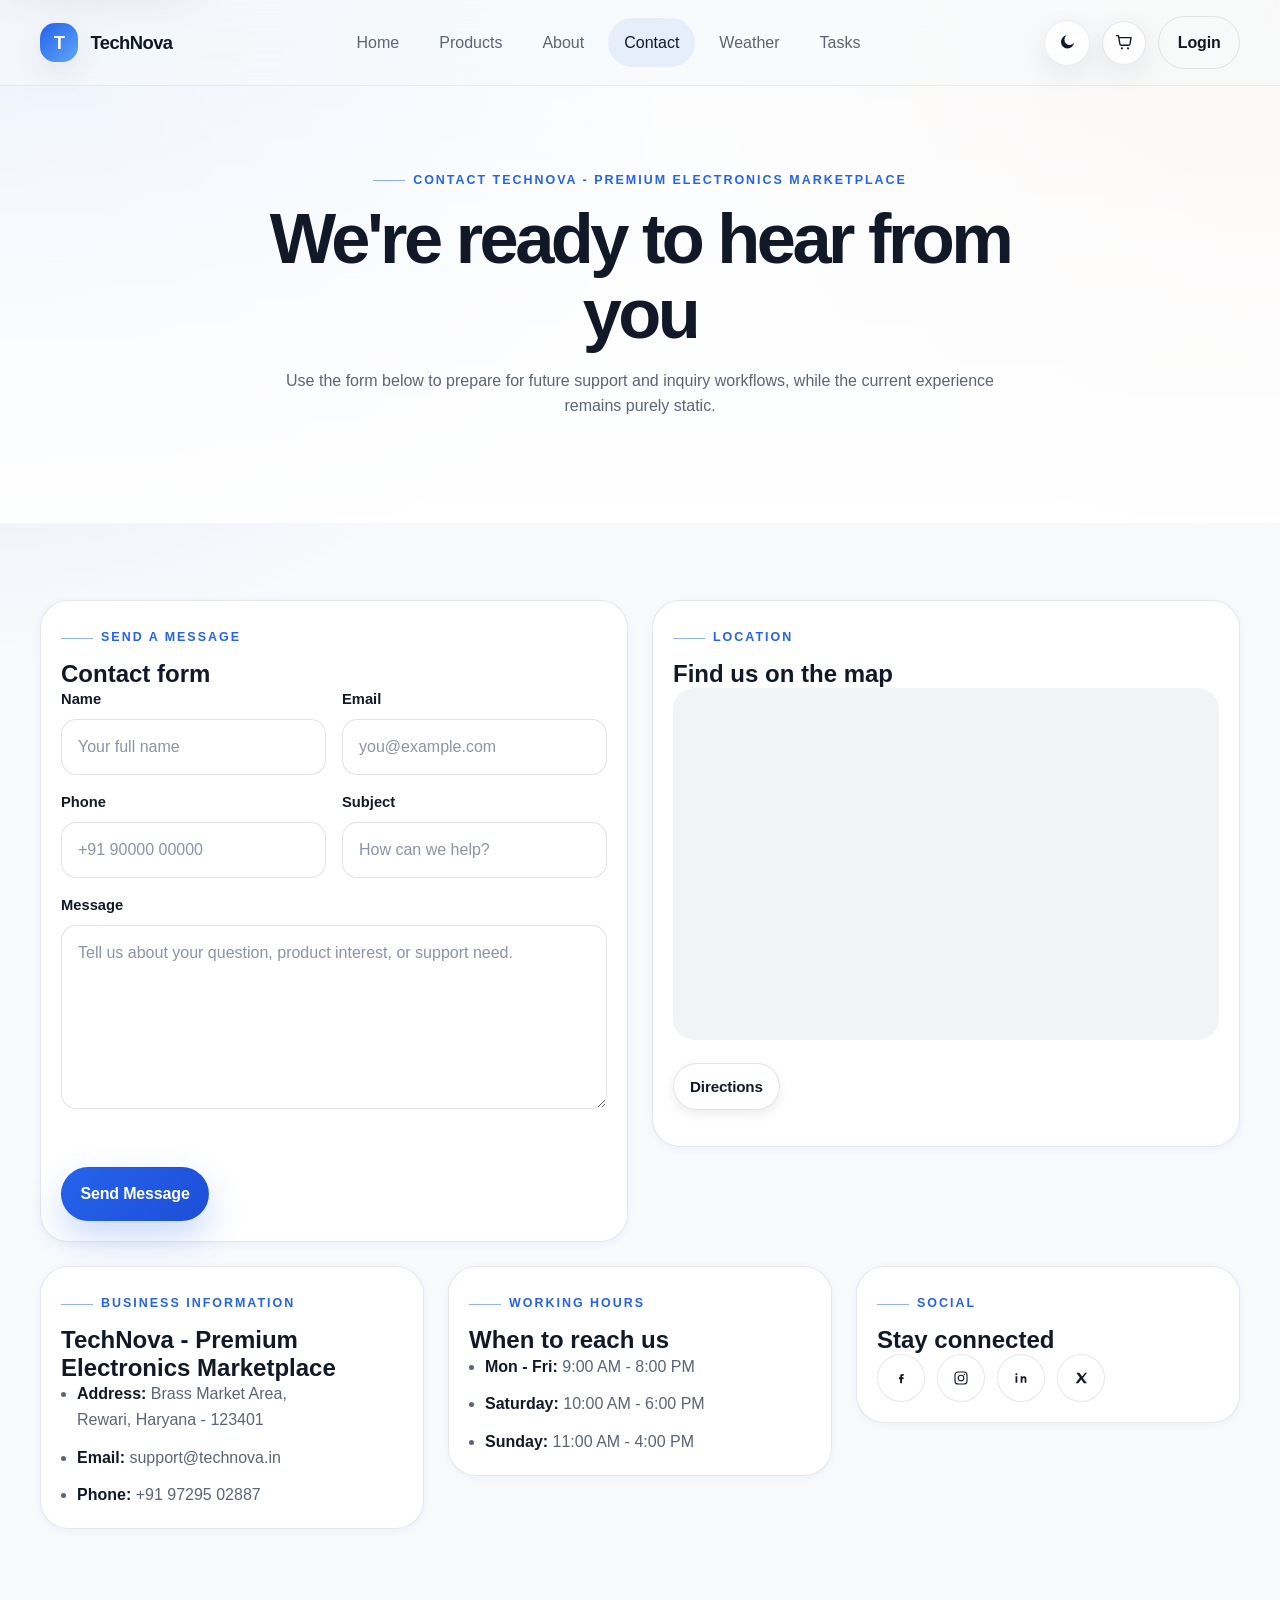
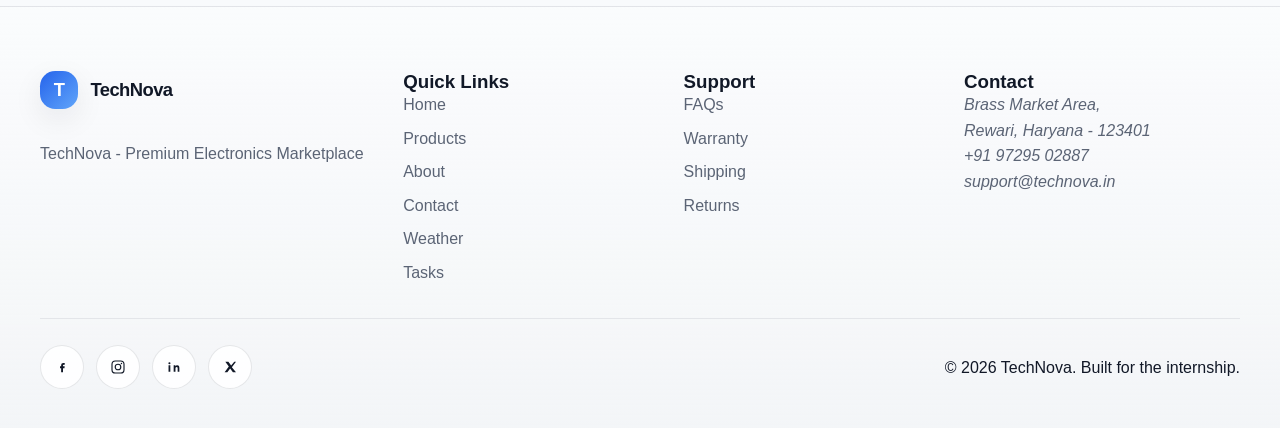
<file: contact.html>
<!DOCTYPE html>
<html lang="en">
<head>
  <meta charset="UTF-8">
  <meta name="viewport" content="width=device-width, initial-scale=1.0">
  <title>Contact TechNova | Business Details & Support</title>
  <meta name="description" content="Contact TechNova for business information, working hours, and the Rewari, Haryana location of the premium electronics marketplace.">
  <meta name="keywords" content="Contact TechNova, TechNova support, business hours, location, Rewari Haryana, electronics marketplace contact">
  <meta name="author" content="TechNova">
  <meta name="robots" content="index,follow">
  <link rel="canonical" href="https://technova-demo.netlify.app/contact.html">
  <meta property="og:title" content="Contact TechNova | Business Details & Support">
  <meta property="og:description" content="Contact TechNova for business information, working hours, and the Rewari, Haryana location of the premium electronics marketplace.">
  <meta property="og:type" content="website">
  <meta property="og:url" content="https://technova-demo.netlify.app/contact.html">
  <meta property="og:image" content="https://technova-demo.netlify.app/images/hero-placeholder.svg">
  <meta name="twitter:card" content="summary_large_image">
  <meta name="twitter:title" content="Contact TechNova | Business Details & Support">
  <meta name="twitter:description" content="Contact TechNova for business information, working hours, and the Rewari, Haryana location of the premium electronics marketplace.">
  <meta name="twitter:image" content="https://technova-demo.netlify.app/images/hero-placeholder.svg">
  <link rel="icon" href="images/favicon.svg" type="image/svg+xml">
  <link rel="stylesheet" href="css/variables.css">
  <link rel="stylesheet" href="css/style.css">
  <link rel="stylesheet" href="css/responsive.css">
</head>
<body>
  <div class="page-loader" data-loader aria-label="Page loading">
    <span class="loader-ring" aria-hidden="true"></span>
  </div>
  <a class="skip-link" href="#main-content">Skip to Main Content</a>

  <header class="site-header" data-component="site-header">
    <div class="container header__inner">
      <a class="brand" href="index.html" aria-label="TechNova home">
        <span class="brand__mark" aria-hidden="true">T</span>
        <span class="brand__text">TechNova</span>
      </a>

      <button class="nav-toggle" type="button" aria-label="Open navigation menu" aria-controls="primary-navigation" aria-expanded="false" data-nav-toggle>
        <span></span>
        <span></span>
        <span></span>
      </button>

      <nav class="site-nav" id="primary-navigation" aria-label="Primary navigation" data-component="primary-nav">
        <ul class="nav__list">
          <li><a class="nav__link" href="index.html">Home</a></li>
          <li><a class="nav__link" href="products.html">Products</a></li>
          <li><a class="nav__link" href="about.html">About</a></li>
          <li><a class="nav__link is-active" href="contact.html" aria-current="page">Contact</a></li>
          <li><a class="nav__link" href="weather.html">Weather</a></li>
          <li><a class="nav__link" href="todo.html">Tasks</a></li>
        </ul>
      </nav>

      <div class="header__actions">
        <button class="icon-button theme-toggle" type="button" aria-label="Switch to dark mode" title="Switch to dark mode" data-theme-toggle>
          <span class="theme-toggle__icon" aria-hidden="true">
            <svg class="theme-toggle__icon--moon" viewBox="0 0 24 24" fill="none">
              <path d="M21 12.8A8.6 8.6 0 1 1 11.2 3a7 7 0 1 0 9.8 9.8Z" fill="currentColor"/>
            </svg>
            <svg class="theme-toggle__icon--sun" viewBox="0 0 24 24" fill="none">
              <circle cx="12" cy="12" r="4" fill="currentColor"/>
              <path d="M12 2.75v2.1M12 19.15v2.1M4.85 4.85l1.48 1.48M17.67 17.67l1.48 1.48M2.75 12h2.1M19.15 12h2.1M4.85 19.15l1.48-1.48M17.67 6.33l1.48-1.48" stroke="currentColor" stroke-width="1.8" stroke-linecap="round"/>
            </svg>
          </span>
        </button>
        <a class="icon-button" href="#" aria-label="Cart placeholder" data-action="open-cart">
          <svg viewBox="0 0 24 24" aria-hidden="true">
            <path d="M6 6h15l-1.5 8.5a2 2 0 0 1-2 1.5H8.4a2 2 0 0 1-2-1.6L4.5 3.5H2" fill="none" stroke="currentColor" stroke-width="1.8" stroke-linecap="round" stroke-linejoin="round"/>
            <circle cx="9" cy="20" r="1.4" fill="currentColor"/>
            <circle cx="17" cy="20" r="1.4" fill="currentColor"/>
          </svg>
        </a>
        <a class="btn btn--ghost" href="#" data-action="login">Login</a>
      </div>
    </div>
  </header>

  <main class="page-main" id="main-content" tabindex="-1">
    <section class="page-hero section section--tinted" data-section="contact-hero">
      <div class="container section-heading section-heading--center">
        <span class="eyebrow">Contact TechNova - Premium Electronics Marketplace</span>
        <h1>We're ready to hear from you</h1>
        <p>Use the form below to prepare for future support and inquiry workflows, while the current experience remains purely static.</p>
      </div>
    </section>

    <section class="section" data-section="contact-content">
      <div class="container contact-layout">
        <article class="content-card">
          <span class="eyebrow">Send a message</span>
          <h2>Contact form</h2>
          <form class="contact-form" id="contact-form" data-form="contact" novalidate>
            <div class="form-grid">
              <div class="field">
                <label for="contact-name">Name</label>
                <input id="contact-name" name="name" type="text" placeholder="Your full name">
              </div>
              <div class="field">
                <label for="contact-email">Email</label>
                <input id="contact-email" name="email" type="email" placeholder="you@example.com">
              </div>
              <div class="field">
                <label for="contact-phone">Phone</label>
                <input id="contact-phone" name="phone" type="tel" placeholder="+91 90000 00000">
              </div>
              <div class="field">
                <label for="contact-subject">Subject</label>
                <input id="contact-subject" name="subject" type="text" placeholder="How can we help?">
              </div>
              <div class="field field--full">
                <label for="contact-message">Message</label>
                <textarea id="contact-message" name="message" rows="6" placeholder="Tell us about your question, product interest, or support need."></textarea>
              </div>
            </div>
            <p class="form-message" data-form-message aria-live="polite"></p>
            <button class="btn btn--primary" type="submit">Send Message</button>
          </form>
        </article>

        <aside class="contact-sidebar">
          <article class="content-card">
            <span class="eyebrow">Location</span>
            <h2>Find us on the map</h2>
            <iframe
              title="TechNova business location"
              src="https://www.google.com/maps?q=Rewari%2C%20Haryana%2C%20India&output=embed"
              loading="lazy"
              referrerpolicy="no-referrer-when-downgrade"></iframe>
            <p><a class="btn btn--secondary btn--small" href="https://www.google.com/maps/dir/?api=1&destination=Rewari%2C%20Haryana%2C%20India" target="_blank" rel="noopener noreferrer">Directions</a></p>
          </article>

          <article class="content-card">
            <span class="eyebrow">Business information</span>
            <h2>TechNova - Premium Electronics Marketplace</h2>
            <ul class="info-list">
              <li><strong>Address:</strong> Brass Market Area,<br>Rewari, Haryana - 123401</li>
              <li><strong>Email:</strong> support@technova.in</li>
              <li><strong>Phone:</strong> +91 97295 02887</li>
            </ul>
          </article>

          <article class="content-card">
            <span class="eyebrow">Working hours</span>
            <h2>When to reach us</h2>
            <ul class="info-list">
              <li><strong>Mon - Fri:</strong> 9:00 AM - 8:00 PM</li>
              <li><strong>Saturday:</strong> 10:00 AM - 6:00 PM</li>
              <li><strong>Sunday:</strong> 11:00 AM - 4:00 PM</li>
            </ul>
          </article>

          <article class="content-card">
            <span class="eyebrow">Social</span>
            <h2>Stay connected</h2>
            <div class="social-links social-links--large" aria-label="Social links">
              <a href="#" aria-label="TechNova on Facebook"><svg viewBox="0 0 24 24" aria-hidden="true"><path d="M14 8.5h2.1V6H14c-2 0-3.3 1.3-3.3 3.6V11H9v2.7h1.7V20h2.8v-6.3h2.2L16 11h-2.5V9.9c0-.8.4-1.4 1.1-1.4Z" fill="currentColor"/></svg></a>
              <a href="#" aria-label="TechNova on Instagram"><svg viewBox="0 0 24 24" aria-hidden="true"><rect x="3" y="3" width="18" height="18" rx="5" fill="none" stroke="currentColor" stroke-width="1.7"/><circle cx="12" cy="12" r="4.2" fill="none" stroke="currentColor" stroke-width="1.7"/><circle cx="17.2" cy="6.8" r="1.1" fill="currentColor"/></svg></a>
              <a href="#" aria-label="TechNova on LinkedIn"><svg viewBox="0 0 24 24" aria-hidden="true"><path d="M6.5 9.5V19H3.8V9.5h2.7Zm-1.35-4.7a1.57 1.57 0 1 1 0 3.14 1.57 1.57 0 0 1 0-3.14ZM20.2 19h-2.7v-4.6c0-1.1 0-2.5-1.5-2.5s-1.8 1.2-1.8 2.4V19h-2.7V9.5h2.6v1.3h.04a2.9 2.9 0 0 1 2.6-1.4c2.8 0 3.3 1.8 3.3 4.2V19Z" fill="currentColor"/></svg></a>
              <a href="#" aria-label="TechNova on X (Twitter)"><svg viewBox="0 0 24 24" aria-hidden="true"><path d="M5 4h4.6l4.1 5.7L18.4 4H21l-6.2 8.5L21 20h-4.6l-4.2-5.8L8 20H3.9l6.3-8.6L5 4Z" fill="currentColor"/></svg></a>
            </div>
          </article>
        </aside>
      </div>
    </section>
  </main>

  <footer class="site-footer" data-component="site-footer">
    <div class="container footer__grid">
      <div>
        <a class="brand brand--footer" href="index.html" aria-label="TechNova home">
          <span class="brand__mark" aria-hidden="true">T</span>
          <span class="brand__text">TechNova</span>
        </a>
        <p>TechNova - Premium Electronics Marketplace</p>
      </div>

      <div>
        <h3>Quick Links</h3>
        <ul class="footer__links">
          <li><a href="index.html">Home</a></li>
          <li><a href="products.html">Products</a></li>
          <li><a href="about.html">About</a></li>
          <li><a href="contact.html">Contact</a></li>
          <li><a href="weather.html">Weather</a></li>
          <li><a href="todo.html">Tasks</a></li>
        </ul>
      </div>

      <div>
        <h3>Support</h3>
        <ul class="footer__links">
          <li><a href="#">FAQs</a></li>
          <li><a href="#">Warranty</a></li>
          <li><a href="#">Shipping</a></li>
          <li><a href="#">Returns</a></li>
        </ul>
      </div>

      <div>
        <h3>Contact</h3>
        <address>
          Brass Market Area,<br>
          Rewari, Haryana - 123401<br>
          <a href="tel:+919012345678">+91 97295 02887</a><br>
          <a href="mailto:support@technova.in">support@technova.in</a>
        </address>
      </div>
    </div>

    <div class="container footer__bottom">
      <div class="social-links" aria-label="Social links">
        <a href="#" aria-label="TechNova on Facebook"><svg viewBox="0 0 24 24" aria-hidden="true"><path d="M14 8.5h2.1V6H14c-2 0-3.3 1.3-3.3 3.6V11H9v2.7h1.7V20h2.8v-6.3h2.2L16 11h-2.5V9.9c0-.8.4-1.4 1.1-1.4Z" fill="currentColor"/></svg></a>
        <a href="#" aria-label="TechNova on Instagram"><svg viewBox="0 0 24 24" aria-hidden="true"><rect x="3" y="3" width="18" height="18" rx="5" fill="none" stroke="currentColor" stroke-width="1.7"/><circle cx="12" cy="12" r="4.2" fill="none" stroke="currentColor" stroke-width="1.7"/><circle cx="17.2" cy="6.8" r="1.1" fill="currentColor"/></svg></a>
        <a href="#" aria-label="TechNova on LinkedIn"><svg viewBox="0 0 24 24" aria-hidden="true"><path d="M6.5 9.5V19H3.8V9.5h2.7Zm-1.35-4.7a1.57 1.57 0 1 1 0 3.14 1.57 1.57 0 0 1 0-3.14ZM20.2 19h-2.7v-4.6c0-1.1 0-2.5-1.5-2.5s-1.8 1.2-1.8 2.4V19h-2.7V9.5h2.6v1.3h.04a2.9 2.9 0 0 1 2.6-1.4c2.8 0 3.3 1.8 3.3 4.2V19Z" fill="currentColor"/></svg></a>
        <a href="#" aria-label="TechNova on X (Twitter)"><svg viewBox="0 0 24 24" aria-hidden="true"><path d="M5 4h4.6l4.1 5.7L18.4 4H21l-6.2 8.5L21 20h-4.6l-4.2-5.8L8 20H3.9l6.3-8.6L5 4Z" fill="currentColor"/></svg></a>
      </div>
      <p>&copy; 2026 TechNova. Built for the internship.</p>
    </div>
  </footer>

  <button class="back-to-top" type="button" aria-label="Back to top" data-back-to-top>&uarr;</button>
  <div class="toast-region" aria-live="polite" aria-atomic="true" data-toast-region></div>
  <script type="module" src="js/main.js" defer></script>
  <script type="module" src="js/validation.js" defer></script>
</body>
</html>
</file>
<file: css/variables.css>
:root {
  color-scheme: light;
  --color-primary: #2563eb;
  --color-primary-dark: #1d4ed8;
  --color-accent: #f97316;
  --color-bg: #f8fafc;
  --color-surface: #ffffff;
  --color-surface-alt: #eef4ff;
  --color-text: #111827;
  --color-text-muted: #5b6475;
  --color-border: rgba(17, 24, 39, 0.1);
  --color-shadow: 0 18px 50px rgba(15, 23, 42, 0.12);
  --color-shadow-soft: 0 10px 30px rgba(15, 23, 42, 0.08);
  --color-glass: rgba(255, 255, 255, 0.72);
  --radius-xs: 0.75rem;
  --radius-sm: 1rem;
  --radius-md: 1.35rem;
  --radius-lg: 1.75rem;
  --radius-xl: 2.25rem;
  --space-1: 0.25rem;
  --space-2: 0.5rem;
  --space-3: 0.75rem;
  --space-4: 1rem;
  --space-5: 1.25rem;
  --space-6: 1.5rem;
  --space-8: 2rem;
  --space-10: 2.5rem;
  --space-12: 3rem;
  --space-16: 4rem;
  --space-20: 5rem;
  --container-width: 1200px;
  --transition-fast: 180ms ease;
  --transition-base: 250ms ease;
  --font-sans: "Segoe UI", "Helvetica Neue", Arial, sans-serif;
}

:root[data-theme="dark"] {
  --color-primary: #60a5fa;
  --color-primary-dark: #2563eb;
  --color-accent: #fb923c;
  --color-bg: #0f172a;
  --color-surface: #172033;
  --color-surface-alt: #111827;
  --color-text: #f8fafc;
  --color-text-muted: #b6c2d4;
  --color-border: rgba(248, 250, 252, 0.14);
  --color-shadow: 0 18px 50px rgba(0, 0, 0, 0.35);
  --color-shadow-soft: 0 10px 30px rgba(0, 0, 0, 0.24);
  --color-glass: rgba(23, 32, 51, 0.78);
}
</file>
<file: css/style.css>
*,
*::before,
*::after {
  box-sizing: border-box;
}

html {
  scroll-behavior: smooth;
}

body {
  margin: 0;
  font-family: var(--font-sans);
  color: var(--color-text);
  background:
    radial-gradient(circle at top left, rgba(37, 99, 235, 0.14), transparent 28%),
    radial-gradient(circle at top right, rgba(249, 115, 22, 0.08), transparent 24%),
    var(--color-bg);
  line-height: 1.6;
  transition: background-color var(--transition-base), color var(--transition-base);
}

body.modal-open,
body.nav-open {
  overflow: hidden;
}

img {
  display: block;
  max-width: 100%;
}

a {
  color: inherit;
  text-decoration: none;
}

a:focus-visible {
  outline: 3px solid rgba(37, 99, 235, 0.25);
  outline-offset: 2px;
}

button,
input,
select,
textarea {
  font: inherit;
}

button {
  cursor: pointer;
}

.container {
  width: min(var(--container-width), calc(100% - 2rem));
  margin-inline: auto;
}

.section {
  padding: clamp(3rem, 6vw, 5.5rem) 0;
}

.section--tinted {
  background: linear-gradient(180deg, rgba(255, 255, 255, 0.55), rgba(255, 255, 255, 0.92));
}

:root[data-theme="dark"] body {
  background:
    radial-gradient(circle at top left, rgba(96, 165, 250, 0.16), transparent 28%),
    radial-gradient(circle at top right, rgba(251, 146, 60, 0.1), transparent 24%),
    var(--color-bg);
}

:root[data-theme="dark"] .section--tinted,
:root[data-theme="dark"] .site-footer {
  background: linear-gradient(180deg, rgba(23, 32, 51, 0.52), rgba(15, 23, 42, 0.92));
}

.section-heading {
  max-width: 760px;
  margin-bottom: var(--space-10);
}

.section-heading h2 {
  font-size: clamp(1.8rem, 3.5vw, 2.75rem);
  line-height: 1.2;
  margin-top: var(--space-2);
  margin-bottom: var(--space-3);
}

.section-heading p {
  font-size: 1rem;
  color: var(--color-text-muted);
  line-height: 1.6;
}

.section-heading--center {
  margin-inline: auto;
  text-align: center;
}

.section-heading h1,
.section-heading h2,
.content-card h2,
.feature-card h2,
.feature-card h3,
.product-card h2,
.product-card h3,
.testimonial-card h3,
.stat-card strong,
.footer__grid h3 {
  line-height: 1.15;
  margin: 0;
}

.section-heading p,
.content-card p,
.feature-card p,
.product-card p,
.testimonial-card p,
.footer__grid p,
.footer__grid address,
.hero__lead {
  color: var(--color-text-muted);
}

.eyebrow {
  display: inline-flex;
  align-items: center;
  gap: var(--space-2);
  margin-bottom: var(--space-3);
  text-transform: uppercase;
  letter-spacing: 0.16em;
  font-size: 0.78rem;
  font-weight: 700;
  color: var(--color-primary);
}

.eyebrow::before {
  content: "";
  width: 2rem;
  height: 1px;
  background: currentColor;
  opacity: 0.5;
}

.site-header {
  position: sticky;
  top: 0;
  z-index: 50;
  backdrop-filter: blur(18px);
  background: rgba(248, 250, 252, 0.82);
  border-bottom: 1px solid rgba(17, 24, 39, 0.06);
}

:root[data-theme="dark"] .site-header {
  background: rgba(15, 23, 42, 0.86);
  border-bottom-color: rgba(248, 250, 252, 0.1);
}

.header__inner {
  display: grid;
  grid-template-columns: auto 1fr auto;
  align-items: center;
  gap: var(--space-6);
  padding: var(--space-4) 0;
}

.brand {
  display: inline-flex;
  align-items: center;
  gap: var(--space-3);
  font-size: 1.15rem;
  font-weight: 800;
  letter-spacing: -0.03em;
}

.brand__mark {
  display: inline-grid;
  place-items: center;
  width: 2.4rem;
  height: 2.4rem;
  border-radius: 0.95rem;
  color: #fff;
  background: linear-gradient(135deg, var(--color-primary), #60a5fa);
  box-shadow: var(--color-shadow-soft);
}

.brand__text {
  color: var(--color-text);
}

.nav-toggle {
  display: none;
  width: 2.75rem;
  height: 2.75rem;
  border: 1px solid var(--color-border);
  border-radius: 50%;
  background: var(--color-surface);
  color: var(--color-text);
  box-shadow: var(--color-shadow-soft);
}

.nav-toggle span {
  display: block;
  width: 1.1rem;
  height: 2px;
  margin: 0.22rem auto;
  border-radius: 999px;
  background: currentColor;
  transition: transform var(--transition-base), opacity var(--transition-base);
}

.nav-open .nav-toggle span:nth-child(1) {
  transform: translateY(6px) rotate(45deg);
}

.nav-open .nav-toggle span:nth-child(2) {
  opacity: 0;
}

.nav-open .nav-toggle span:nth-child(3) {
  transform: translateY(-6px) rotate(-45deg);
}

.site-nav {
  justify-self: center;
}

.nav__list {
  display: flex;
  flex-wrap: wrap;
  align-items: center;
  justify-content: center;
  gap: var(--space-2);
  list-style: none;
  margin: 0;
  padding: 0;
}

.nav__link {
  display: inline-flex;
  align-items: center;
  padding: 0.75rem 1rem;
  border-radius: 999px;
  color: var(--color-text-muted);
  transition: background-color var(--transition-base), color var(--transition-base), transform var(--transition-base);
}

.nav__link:hover,
.nav__link:focus-visible,
.nav__link.is-active {
  color: var(--color-text);
  background: rgba(37, 99, 235, 0.08);
}

.nav__link:focus-visible,
.btn:focus-visible,
.icon-button:focus-visible,
.pagination__link:focus-visible,
input:focus-visible,
select:focus-visible,
textarea:focus-visible {
  outline: 3px solid rgba(37, 99, 235, 0.25);
  outline-offset: 2px;
}

.skip-link {
  position: absolute;
  top: 0.75rem;
  left: 0.75rem;
  z-index: 1000;
  padding: 0.75rem 1rem;
  border-radius: var(--radius-md);
  background: var(--color-surface);
  color: var(--color-text);
  border: 1px solid var(--color-border);
  box-shadow: var(--color-shadow);
  transform: translateY(-180%);
  transition: transform var(--transition-base);
}

.skip-link:focus-visible {
  transform: translateY(0);
}

.header__actions {
  display: inline-flex;
  align-items: center;
  justify-content: flex-end;
  gap: var(--space-3);
}

.icon-button,
.btn,
.pagination__link {
  transition:
    transform var(--transition-base),
    box-shadow var(--transition-base),
    background-color var(--transition-base),
    border-color var(--transition-base),
    color var(--transition-base);
}

.icon-button {
  display: inline-grid;
  place-items: center;
  width: 2.75rem;
  height: 2.75rem;
  border-radius: 50%;
  color: var(--color-text);
  background: rgba(255, 255, 255, 0.8);
  border: 1px solid var(--color-border);
  box-shadow: var(--color-shadow-soft);
}

:root[data-theme="dark"] .theme-toggle {
  background: linear-gradient(180deg, rgba(30, 41, 59, 0.92), rgba(15, 23, 42, 0.86));
  border-color: rgba(148, 163, 184, 0.18);
}

.theme-toggle {
  position: relative;
  overflow: hidden;
  width: 2.875rem;
  height: 2.875rem;
  border-color: rgba(17, 24, 39, 0.08);
  background: linear-gradient(180deg, rgba(255, 255, 255, 0.88), rgba(255, 255, 255, 0.72));
  backdrop-filter: blur(16px);
  transition:
    transform 300ms ease,
    box-shadow 300ms ease,
    background-color 300ms ease,
    border-color 300ms ease,
    color 300ms ease;
}

.theme-toggle:hover {
  transform: translateY(-1px) scale(1.06);
  box-shadow: var(--color-shadow);
}

.theme-toggle:active {
  transform: translateY(0) scale(0.98);
}

.theme-toggle__icon {
  position: relative;
  display: block;
  width: 1.15rem;
  height: 1.15rem;
}

.theme-toggle__icon svg {
  position: absolute;
  inset: 0;
  width: 100%;
  height: 100%;
  transition: opacity 300ms ease, transform 300ms ease;
}

.theme-toggle__icon--moon {
  opacity: 1;
  transform: rotate(0deg) scale(1);
}

.theme-toggle__icon--sun {
  opacity: 0;
  transform: rotate(-180deg) scale(0.75);
}

.theme-toggle[data-theme="dark"] .theme-toggle__icon--moon {
  opacity: 0;
  transform: rotate(180deg) scale(0.75);
}

.theme-toggle[data-theme="dark"] .theme-toggle__icon--sun {
  opacity: 1;
  transform: rotate(0deg) scale(1);
}

:root[data-theme="dark"] .icon-button,
:root[data-theme="dark"] .btn--secondary,
:root[data-theme="dark"] .pagination__link,
:root[data-theme="dark"] .pagination__dots,
:root[data-theme="dark"] .social-links a,
:root[data-theme="dark"] input,
:root[data-theme="dark"] select,
:root[data-theme="dark"] textarea {
  background: rgba(23, 32, 51, 0.92);
}

.icon-button svg {
  width: 1.15rem;
  height: 1.15rem;
}

.btn {
  display: inline-flex;
  align-items: center;
  justify-content: center;
  gap: var(--space-2);
  min-height: 2.75rem;
  padding: 0.8rem 1.15rem;
  border: 1px solid transparent;
  border-radius: 999px;
  font-weight: 700;
  letter-spacing: -0.01em;
  transition: all var(--transition-base);
}

.btn:hover,
.btn:focus-visible,
.icon-button:hover,
.pagination__link:hover {
  transform: translateY(-2px);
}

.btn--primary {
  color: #fff;
  background: linear-gradient(135deg, var(--color-primary), var(--color-primary-dark));
  box-shadow: 0 16px 36px rgba(37, 99, 235, 0.24);
}

.btn--primary:hover,
.btn--primary:focus-visible {
  box-shadow: 0 20px 44px rgba(37, 99, 235, 0.32);
  transform: translateY(-3px);
}

.btn--secondary {
  color: var(--color-text);
  background: rgba(255, 255, 255, 0.85);
  border-color: rgba(17, 24, 39, 0.12);
  box-shadow: 0 4px 12px rgba(0, 0, 0, 0.08);
}

.btn--secondary:hover,
.btn--secondary:focus-visible {
  background: rgba(255, 255, 255, 0.95);
  border-color: var(--color-primary);
  box-shadow: 0 8px 20px rgba(37, 99, 235, 0.12);
}

.btn--ghost {
  color: var(--color-text);
  background: transparent;
  border-color: var(--color-border);
}

.btn--ghost:hover,
.btn--ghost:focus-visible {
  background: rgba(37, 99, 235, 0.06);
  border-color: var(--color-primary);
}

.btn--small {
  min-height: 2.4rem;
  padding: 0.65rem 1rem;
  font-size: 0.95rem;
}

.glass-card,
.content-card,
.feature-card,
.product-card,
.category-card,
.testimonial-card,
.stat-card,
.catalog-tools,
.newsletter-card {
  border: 1px solid rgba(17, 24, 39, 0.1);
  border-radius: var(--radius-lg);
  background: var(--color-surface);
  box-shadow: 0 2px 8px rgba(37, 99, 235, 0.06);
  transition: all var(--transition-base);
}

.glass-card {
  background: var(--color-glass);
  backdrop-filter: blur(18px);
}

:root[data-theme="dark"] .glass-card,
:root[data-theme="dark"] .content-card,
:root[data-theme="dark"] .feature-card,
:root[data-theme="dark"] .product-card,
:root[data-theme="dark"] .category-card,
:root[data-theme="dark"] .testimonial-card,
:root[data-theme="dark"] .stat-card,
:root[data-theme="dark"] .catalog-tools,
:root[data-theme="dark"] .newsletter-card {
  border-color: var(--color-border);
  background: var(--color-surface);
}

.hero__grid {
  display: grid;
  grid-template-columns: 1.15fr 0.85fr;
  align-items: center;
  gap: clamp(1.5rem, 2.5vw, 2.25rem);
}

.hero__content h1,
.section-heading h1 {
  margin: 0;
  font-size: clamp(2.4rem, 5.5vw, 4.45rem);
  line-height: 1.06;
  letter-spacing: -0.05em;
}

.hero__lead {
  max-width: 62ch;
  font-size: 1.07rem;
}

.hero__actions {
  display: flex;
  flex-wrap: wrap;
  gap: var(--space-3);
  margin: var(--space-6) 0;
}

.hero__stats {
  display: grid;
  grid-template-columns: repeat(3, minmax(0, 1fr));
  gap: var(--space-4);
  margin: 0;
  padding: 0;
  list-style: none;
}

.hero__stats li {
  padding: var(--space-4);
  border-radius: var(--radius-md);
  background: rgba(255, 255, 255, 0.72);
  border: 1px solid rgba(17, 24, 39, 0.08);
}

.hero__stats strong {
  display: block;
  font-size: 1.4rem;
}

.hero__stats span {
  color: var(--color-text-muted);
}

.hero__visual {
  position: relative;
  width: min(100%, 30rem);
  justify-self: center;
  display: grid;
  place-items: center;
}

.hero__image-frame {
  margin: 0;
  width: 100%;
  padding: 0.5rem;
  padding-bottom: 3.25rem;
  border-radius: var(--radius-lg);
  background: linear-gradient(175deg, rgba(255, 255, 255, 0.92), rgba(248, 250, 252, 0.85));
  border: 1px solid rgba(148, 163, 184, 0.22);
  box-shadow: 0 26px 48px rgba(15, 23, 42, 0.16);
  overflow: hidden;
  aspect-ratio: 16 / 11;
  display: grid;
  grid-template-rows: auto 1fr;
  position: relative;
}

.hero__mockup-top {
  display: flex;
  align-items: center;
  gap: 0.35rem;
  height: 1.25rem;
  padding: 0 0.35rem;
}

.hero__mockup-dot {
  width: 0.42rem;
  height: 0.42rem;
  border-radius: 50%;
  background: rgba(148, 163, 184, 0.75);
}

.hero__mockup-body {
  min-height: 0;
  border-radius: calc(var(--radius-lg) - 0.5rem);
  overflow: hidden;
  background: linear-gradient(145deg, rgba(37, 99, 235, 0.09), rgba(249, 115, 22, 0.1));
}

.hero__image-frame img {
  width: 100%;
  height: 100%;
  object-fit: cover;
  border-radius: calc(var(--radius-lg) - 0.5rem);
}

.hero__visual.is-changing .hero__image-frame,
.hero__visual.is-changing .hero__floating-card {
  opacity: 0.35;
  transform: translateY(4px);
}

.hero__image-frame,
.hero__floating-card {
  transition: opacity var(--transition-base), transform var(--transition-base), box-shadow var(--transition-base);
}

.hero__floating-card {
  position: absolute;
  right: 0.8rem;
  bottom: -2rem;
  width: min(250px, 62%);
  padding: var(--space-4);
  border-radius: var(--radius-md);
  z-index: 2;
  box-shadow: 0 18px 36px rgba(15, 23, 42, 0.2);
}

.hero__floating-card strong {
  font-size: 1rem;
}

.hero__floating-card p {
  font-size: 0.85rem;
  line-height: 1.45;
  margin: var(--space-1) 0 0;
}

.slider-controls {
  position: absolute;
  left: 0.75rem;
  bottom: 0.75rem;
  display: flex;
  align-items: center;
  justify-content: flex-start;
  gap: var(--space-3);
  z-index: 3;
}

.slider-nav {
  display: flex;
  align-items: center;
  gap: 0.875rem;
}

.slider-button,
.slider-dot,
.modal__close {
  border: 1px solid var(--color-border);
  color: var(--color-text);
  background: var(--color-glass);
  backdrop-filter: blur(14px);
  box-shadow: var(--color-shadow-soft);
  transition: transform var(--transition-base), background-color var(--transition-base);
}

.slider-button {
  width: 2.5rem;
  height: 2.5rem;
  flex: 0 0 2.5rem;
  display: inline-grid;
  place-items: center;
  border-radius: 50%;
  font-weight: 800;
}

.slider-button:hover,
.slider-dot:hover,
.modal__close:hover {
  transform: translateY(-1px);
}

.slider-dots {
  position: absolute;
  top: 1rem;
  right: 1rem;
  display: flex;
  align-items: center;
  justify-content: center;
  z-index: 4;
  gap: var(--space-2);
}

.slider-dot {
  width: 0.5rem;
  height: 0.5rem;
  padding: 0;
  border-radius: 50%;
}

.slider-dot.is-active {
  background: var(--color-primary);
  border-color: var(--color-primary);
}

.mini-label {
  display: inline-flex;
  align-items: center;
  color: var(--color-primary);
  border-radius: 999px;
  font-size: 0.78rem;
  font-weight: 700;
  margin-bottom: var(--space-2);
}

.chip {
  display: inline-flex;
  align-items: center;
  border-radius: 999px;
  font-size: 0.78rem;
  font-weight: 700;
  color: var(--color-primary);
  background: rgba(37, 99, 235, 0.08);
  padding: 0.4rem 0.7rem;
}

.card-grid {
  display: grid;
  gap: var(--space-5);
}

.card-grid--categories {
  grid-template-columns: repeat(3, minmax(0, 1fr));
}

.card-grid--products {
  grid-template-columns: repeat(4, minmax(0, 1fr));
}

.card-grid--features {
  grid-template-columns: repeat(3, minmax(0, 1fr));
}

.card-grid--testimonials,
.card-grid--team {
  grid-template-columns: repeat(3, minmax(0, 1fr));
}

.category-card,
.feature-card,
.product-card,
.testimonial-card,
.stat-card,
.content-card {
  padding: var(--space-5);
}

.category-card {
  display: grid;
  gap: var(--space-4);
  align-content: start;
  overflow: hidden;
}

.category-card div {
  display: grid;
  gap: var(--space-2);
}

.category-card h3 {
  font-size: 1.15rem;
  margin: 0;
}

.category-card p {
  font-size: 0.95rem;
  color: var(--color-text-muted);
  margin: 0;
}

.category-card img,
.product-card img,
.testimonial-card img,
.about-hero__image img,
.modal__image {
  display: block;
  width: 100%;
  border-radius: var(--radius-md);
  box-shadow: var(--color-shadow);
}

.category-card img {
  aspect-ratio: 4 / 3;
  height: clamp(10.5rem, 14vw, 12.75rem);
  object-fit: cover;
  object-position: center;
  background: linear-gradient(135deg, rgba(37, 99, 235, 0.08), rgba(249, 115, 22, 0.08));
  transition: transform 0.3s ease-out;
}

.category-card:hover img {
  transform: scale(1.08);
}

.product-card {
  display: grid;
  gap: var(--space-4);
}

.product-card img {
  aspect-ratio: 4 / 3;
  height: clamp(11rem, 15vw, 13rem);
  object-fit: cover;
  object-position: center;
  background: linear-gradient(135deg, rgba(37, 99, 235, 0.08), rgba(249, 115, 22, 0.08));
  transition: transform 0.3s ease-out;
}

.product-card:hover img {
  transform: scale(1.05);
}

.product-card__body {
  display: grid;
  gap: var(--space-3);
  flex: 1;
}

.product-card h3 {
  font-size: 1.15rem;
  margin: 0;
}

.product-card p {
  font-size: 0.95rem;
  color: var(--color-text-muted);
  line-height: 1.5;
}

.product-card__title {
  font-size: 1.1rem;
}

.product-card__meta {
  display: flex;
  align-items: center;
  justify-content: space-between;
  gap: var(--space-3);
}

.price {
  font-size: 1.2rem;
  font-weight: 800;
}

.rating {
  color: #b45309;
  font-weight: 700;
}

.feature-card {
  position: relative;
}

.feature-card--accent {
  background: linear-gradient(160deg, rgba(37, 99, 235, 0.1), rgba(255, 255, 255, 0.92));
}

.testimonial-card {
  display: grid;
  grid-template-columns: 64px 1fr;
  gap: var(--space-4);
  align-items: start;
  padding: var(--space-4) var(--space-5);
}

.testimonial-card img {
  aspect-ratio: 1;
  width: 64px;
  height: 64px;
  object-fit: cover;
  object-position: center;
  border-radius: 50%;
  box-shadow: 0 4px 12px rgba(37, 99, 235, 0.12);
}

.testimonial-card h3 {
  font-size: 1.05rem;
  margin-bottom: 0.15rem;
}

.testimonial-card p {
  font-size: 0.92rem;
  line-height: 1.5;
}

.card-grid--team .testimonial-card .chip {
  margin-top: var(--space-1);
  margin-bottom: var(--space-1);
  font-size: 0.72rem;
}

.modal__image {
  aspect-ratio: 4 / 3;
  object-fit: cover;
  object-position: center;
}

.newsletter-card {
  display: grid;
  grid-template-columns: 1fr auto;
  gap: var(--space-6);
  align-items: center;
  padding: clamp(1.5rem, 4vw, 2.5rem);
}

.newsletter-form {
  display: grid;
  gap: var(--space-4);
}

.newsletter-form {
  min-width: min(100%, 420px);
  grid-template-columns: 1fr auto;
  align-items: end;
}

.field {
  display: grid;
  gap: 0.45rem;
}

.field label {
  font-size: 0.92rem;
  font-weight: 700;
}

input,
select,
textarea {
  width: 100%;
  min-width: 0;
  max-width: 100%;
  border: 1px solid rgba(17, 24, 39, 0.12);
  border-radius: 0.95rem;
  padding: 0.9rem 1rem;
  box-sizing: border-box;
  background: rgba(255, 255, 255, 0.95);
  color: var(--color-text);
}

input.is-valid,
textarea.is-valid {
  border-color: rgba(22, 163, 74, 0.7);
}

input.is-invalid,
textarea.is-invalid {
  border-color: rgba(220, 38, 38, 0.75);
}

.field-error {
  min-height: 1.15rem;
  color: #dc2626;
  font-size: 0.84rem;
}

.form-message {
  min-height: 1.4rem;
  margin: 0 0 var(--space-4);
  font-weight: 700;
}

.form-message--success {
  color: #15803d;
}

.form-message--error {
  color: #dc2626;
}

textarea {
  resize: vertical;
  min-height: 10rem;
}

::placeholder {
  color: #8a94a6;
}

.sr-only {
  position: absolute;
  width: 1px;
  height: 1px;
  padding: 0;
  margin: -1px;
  overflow: hidden;
  clip: rect(0, 0, 0, 0);
  white-space: nowrap;
  border: 0;
}

.site-footer {
  padding: var(--space-16) 0 var(--space-8);
  background: linear-gradient(180deg, rgba(255, 255, 255, 0.35), rgba(17, 24, 39, 0.02));
  border-top: 1px solid rgba(17, 24, 39, 0.08);
}

.footer__grid {
  display: grid;
  grid-template-columns: 1.2fr 0.9fr 0.9fr 1fr;
  gap: var(--space-8);
  align-items: start;
}

.brand--footer {
  margin-bottom: var(--space-4);
}

.footer__links {
  list-style: none;
  margin: 0;
  padding: 0;
  display: grid;
  gap: var(--space-2);
}

.footer__links a,
.footer__grid address a {
  color: var(--color-text-muted);
}

.footer__links a:hover,
.footer__grid address a:hover {
  color: var(--color-primary);
}

.footer__bottom {
  display: flex;
  flex-wrap: wrap;
  align-items: center;
  justify-content: space-between;
  gap: var(--space-4);
  margin-top: var(--space-8);
  padding-top: var(--space-5);
  border-top: 1px solid rgba(17, 24, 39, 0.08);
}

.social-links {
  display: inline-flex;
  flex-wrap: wrap;
  gap: var(--space-3);
}

.social-links a {
  display: inline-grid;
  place-items: center;
  width: 2.75rem;
  height: 2.75rem;
  border-radius: 50%;
  background: rgba(255, 255, 255, 0.9);
  border: 1px solid var(--color-border);
  color: var(--color-text);
}

.social-links svg {
  width: 1rem;
  height: 1rem;
}

.social-links--large a {
  width: 3rem;
  height: 3rem;
}

.page-main {
  padding-bottom: 0;
}

.page-hero {
  padding-bottom: clamp(2.5rem, 5vw, 4rem);
}

.catalog-tools {
  display: flex;
  flex-wrap: wrap;
  align-items: flex-end;
  gap: var(--space-4);
  padding: var(--space-5);
  max-width: 100%;
  min-width: 0;
  box-sizing: border-box;
  overflow: hidden;
}

.catalog-tools__search {
  flex: 2 1 220px;
  min-width: 0;
  max-width: 100%;
  overflow: hidden;
}

.catalog-tools__group {
  flex: 1 1 150px;
  min-width: 0;
  max-width: 100%;
  overflow: hidden;
}

.catalog-tools__pills {
  display: flex;
  flex-wrap: wrap;
  gap: 0.75rem;
}

.catalog-tools__pills--sort {
  gap: 0.6rem;
}

.catalog-pill {
  display: inline-flex;
  align-items: center;
  justify-content: center;
  min-height: 2.6rem;
  padding: 0.6rem 0.95rem;
  border: 1px solid rgba(17, 24, 39, 0.12);
  border-radius: 999px;
  background: rgba(255, 255, 255, 0.7);
  color: var(--color-text);
  font-weight: 700;
  line-height: 1;
  white-space: nowrap;
}

.catalog-pill.is-active {
  color: #fff;
  background: linear-gradient(135deg, var(--color-primary), var(--color-primary-dark));
  border-color: transparent;
  box-shadow: 0 12px 28px rgba(37, 99, 235, 0.18);
}

.catalog-pill:hover,
.catalog-pill:focus-visible {
  transform: translateY(-1px);
  border-color: var(--color-primary);
  box-shadow: 0 10px 22px rgba(37, 99, 235, 0.12);
}

.catalog-tools__apply {
  flex: 0 0 auto;
  min-width: 12rem;
}

.card-grid--catalog {
  margin-top: var(--space-8);
}

.pagination {
  display: flex;
  flex-wrap: wrap;
  justify-content: center;
  gap: var(--space-3);
  margin-top: var(--space-10);
}

.pagination__link,
.pagination__dots {
  display: inline-flex;
  align-items: center;
  justify-content: center;
  min-width: 2.75rem;
  min-height: 2.75rem;
  border-radius: 999px;
  padding: 0.5rem 0.9rem;
  border: 1px solid var(--color-border);
  background: rgba(255, 255, 255, 0.85);
}

.pagination__link.is-active {
  background: linear-gradient(135deg, var(--color-primary), var(--color-primary-dark));
  color: #fff;
  border-color: transparent;
}

.split-layout,
.about-hero__grid,
.contact-layout {
  display: grid;
  gap: var(--space-6);
}

.split-layout {
  grid-template-columns: repeat(2, minmax(0, 1fr));
}

.about-hero__grid {
  grid-template-columns: 1.1fr 0.9fr;
  align-items: center;
  gap: clamp(2rem, 3.5vw, 3rem);
}

.about-hero__image {
  margin: 0;
  width: min(100%, 400px);
  max-width: 400px;
  justify-self: center;
  overflow: hidden;
}

.about-hero__image img {
  width: 100%;
  height: auto;
  border-radius: var(--radius-lg);
  transform: none;
}

.stats-grid {
  display: grid;
  grid-template-columns: repeat(4, minmax(0, 1fr));
  gap: var(--space-5);
}

.stat-card {
  text-align: center;
}

.stat-card strong {
  display: block;
  font-size: clamp(2rem, 4vw, 3.25rem);
  letter-spacing: -0.05em;
  color: var(--color-primary);
}

.contact-layout {
  grid-template-columns: 1.1fr 0.9fr;
  align-items: start;
  gap: clamp(var(--space-5), 3vw, var(--space-8));
}

.contact-sidebar {
  display: grid;
  gap: var(--space-5);
  align-self: start;
}

.contact-layout > .content-card {
  align-self: start;
}

.form-grid {
  display: grid;
  grid-template-columns: repeat(2, minmax(0, 1fr));
  gap: var(--space-4);
  margin-bottom: var(--space-5);
}

.field--full {
  grid-column: 1 / -1;
}

.contact-form button {
  width: fit-content;
}

iframe {
  width: 100%;
  min-height: 22rem;
  border: 0;
  border-radius: var(--radius-md);
  background: rgba(17, 24, 39, 0.05);
}

.info-list {
  display: grid;
  gap: var(--space-3);
  margin: 0;
  padding-left: 1rem;
  color: var(--color-text-muted);
}

.info-list strong {
  color: var(--color-text);
}

.page-loader {
  position: fixed;
  inset: 0;
  z-index: 1000;
  display: grid;
  place-items: center;
  background: var(--color-bg);
  transition: opacity var(--transition-base), visibility var(--transition-base);
}

.page-loader.is-hidden {
  opacity: 0;
  visibility: hidden;
}

.loader-ring {
  width: 3rem;
  height: 3rem;
  border: 4px solid rgba(37, 99, 235, 0.16);
  border-top-color: var(--color-primary);
  border-radius: 50%;
  animation: spin 800ms linear infinite;
}

.back-to-top {
  position: fixed;
  right: 1rem;
  bottom: 1rem;
  z-index: 45;
  width: 3rem;
  height: 3rem;
  border: 1px solid var(--color-border);
  border-radius: 50%;
  color: #fff;
  background: var(--color-primary);
  box-shadow: var(--color-shadow);
  opacity: 0;
  visibility: hidden;
  transform: translateY(0.75rem);
  transition: opacity var(--transition-base), visibility var(--transition-base), transform var(--transition-base);
}

.back-to-top.is-visible {
  opacity: 1;
  visibility: visible;
  transform: translateY(0);
}

.toast-region {
  position: fixed;
  top: 1rem;
  right: 1rem;
  z-index: 1200;
  display: grid;
  gap: var(--space-3);
  width: min(22rem, calc(100% - 2rem));
  pointer-events: none;
}

.toast {
  padding: 0.9rem 1rem;
  border: 1px solid var(--color-border);
  border-left: 4px solid var(--color-primary);
  border-radius: var(--radius-sm);
  color: var(--color-text);
  background: var(--color-surface);
  box-shadow: var(--color-shadow);
  opacity: 0;
  transform: translateX(1rem);
  transition: opacity var(--transition-base), transform var(--transition-base);
}

.toast.is-visible {
  opacity: 1;
  transform: translateX(0);
}

.toast--success {
  border-left-color: #16a34a;
}

.toast--error {
  border-left-color: #dc2626;
}

.toast--info {
  border-left-color: var(--color-primary);
}

.modal {
  position: fixed;
  inset: 0;
  z-index: 100;
  display: grid;
  place-items: center;
  padding: 1rem;
  opacity: 0;
  visibility: hidden;
  transition: opacity var(--transition-base), visibility var(--transition-base);
}

.modal.is-open {
  opacity: 1;
  visibility: visible;
}

.modal__overlay {
  position: absolute;
  inset: 0;
  background: rgba(15, 23, 42, 0.62);
  backdrop-filter: blur(6px);
}

.split-layout {
  grid-template-columns: repeat(2, minmax(0, 1fr));
}

.about-hero__grid {
  grid-template-columns: 1.1fr 0.9fr;
  align-items: center;
}

.about-hero__image {
  margin: 0;
  width: min(100%, 400px);
  max-width: 400px;
}

.stats-grid {
  display: grid;
  grid-template-columns: repeat(4, minmax(0, 1fr));
  gap: var(--space-5);
}

.stat-card {
  text-align: center;
}

.stat-card strong {
  display: block;
  font-size: clamp(2rem, 4vw, 3.25rem);
  letter-spacing: -0.05em;
  color: var(--color-primary);
}

.contact-layout {
  grid-template-columns: 1.1fr 0.9fr;
  align-items: start;
  gap: clamp(var(--space-5), 3vw, var(--space-8));
}

.contact-sidebar {
  display: grid;
  gap: var(--space-5);
  align-self: start;
}

.contact-layout > .content-card {
  align-self: start;
}

.form-grid {
  display: grid;
  grid-template-columns: repeat(2, minmax(0, 1fr));
  gap: var(--space-4);
  margin-bottom: var(--space-5);
}

.field--full {
  grid-column: 1 / -1;
}

.contact-form button {
  width: fit-content;
}

iframe {
  width: 100%;
  min-height: 22rem;
  border: 0;
  border-radius: var(--radius-md);
  background: rgba(17, 24, 39, 0.05);
}

.info-list {
  display: grid;
  gap: var(--space-3);
  margin: 0;
  padding-left: 1rem;
  color: var(--color-text-muted);
}

.info-list strong {
  color: var(--color-text);
}

.page-loader {
  position: fixed;
  inset: 0;
  z-index: 1000;
  display: grid;
  place-items: center;
  background: var(--color-bg);
  transition: opacity var(--transition-base), visibility var(--transition-base);
}

.page-loader.is-hidden {
  opacity: 0;
  visibility: hidden;
}

.loader-ring {
  width: 3rem;
  height: 3rem;
  border: 4px solid rgba(37, 99, 235, 0.16);
  border-top-color: var(--color-primary);
  border-radius: 50%;
  animation: spin 800ms linear infinite;
}

.back-to-top {
  position: fixed;
  right: 1rem;
  bottom: 1rem;
  z-index: 45;
  width: 3rem;
  height: 3rem;
  border: 1px solid var(--color-border);
  border-radius: 50%;
  color: #fff;
  background: var(--color-primary);
  box-shadow: var(--color-shadow);
  opacity: 0;
  visibility: hidden;
  transform: translateY(0.75rem);
  transition: opacity var(--transition-base), visibility var(--transition-base), transform var(--transition-base);
}

.back-to-top.is-visible {
  opacity: 1;
  visibility: visible;
  transform: translateY(0);
}

.toast-region {
  position: fixed;
  top: 1rem;
  right: 1rem;
  z-index: 1200;
  display: grid;
  gap: var(--space-3);
  width: min(22rem, calc(100% - 2rem));
  pointer-events: none;
}

.toast {
  padding: 0.9rem 1rem;
  border: 1px solid var(--color-border);
  border-left: 4px solid var(--color-primary);
  border-radius: var(--radius-sm);
  color: var(--color-text);
  background: var(--color-surface);
  box-shadow: var(--color-shadow);
  opacity: 0;
  transform: translateX(1rem);
  transition: opacity var(--transition-base), transform var(--transition-base);
}

.toast.is-visible {
  opacity: 1;
  transform: translateX(0);
}

.toast--success {
  border-left-color: #16a34a;
}

.toast--error {
  border-left-color: #dc2626;
}

.toast--info {
  border-left-color: var(--color-primary);
}

.modal {
  position: fixed;
  inset: 0;
  z-index: 100;
  display: grid;
  place-items: center;
  padding: 1rem;
  opacity: 0;
  visibility: hidden;
  transition: opacity var(--transition-base), visibility var(--transition-base);
}

.modal.is-open {
  opacity: 1;
  visibility: visible;
}

.modal__overlay {
  position: absolute;
  inset: 0;
  background: rgba(15, 23, 42, 0.62);
  backdrop-filter: blur(6px);
}

.modal__panel {
  position: relative;
  z-index: 1;
  display: grid;
  grid-template-columns: 0.65fr 1fr;
  align-items: center;
  gap: var(--space-5);
  width: min(760px, 100%);
  max-height: min(80vh, 560px);
  overflow: auto;
  padding: var(--space-5);
  border: 1px solid var(--color-border);
  border-radius: var(--radius-lg);
  background: var(--color-surface);
  box-shadow: var(--color-shadow);
  transform: translateY(0.75rem) scale(0.98);
  transition: transform var(--transition-base);
}

.modal.is-open .modal__panel {
  transform: translateY(0) scale(1);
}

.modal__close {
  position: absolute;
  top: var(--space-3);
  right: var(--space-3);
  width: 2.25rem;
  height: 2.25rem;
  border-radius: 50%;
  font-size: 1.25rem;
  z-index: 2;
  cursor: pointer;
  display: grid;
  place-items: center;
  border: 1px solid var(--color-border);
  background: var(--color-bg);
}

.modal__media {
  display: flex;
  align-items: center;
  justify-content: center;
  min-width: 0;
  padding: var(--space-3);
  border-radius: var(--radius-md);
  background: linear-gradient(135deg, rgba(37, 99, 235, 0.06), rgba(249, 115, 22, 0.06));
}

.modal__image {
  width: 100%;
  max-height: 220px;
  object-fit: contain;
  object-position: center;
  border-radius: var(--radius-sm);
  box-shadow: none;
}

.modal__content {
  display: grid;
  align-content: center;
  gap: var(--space-3);
  padding-right: var(--space-8);
}

.modal__content h2 {
  font-size: 1.35rem;
  letter-spacing: -0.02em;
}

.modal__content p {
  font-size: 0.95rem;
  line-height: 1.55;
}

@keyframes spin {
  to {
    transform: rotate(360deg);
  }
}

.section-heading--compact {
  max-width: 620px;
}

.product-card:hover,
.category-card:hover,
.feature-card:hover,
.testimonial-card:hover,
.content-card:hover,
.stat-card:hover {
  transform: translateY(-6px);
  box-shadow: 0 12px 32px rgba(37, 99, 235, 0.15);
}

.product-card:hover,
.category-card:hover,
.feature-card:hover,
.testimonial-card:hover,
.content-card:hover,
.stat-card:hover,
.glass-card:hover {
  box-shadow: 0 12px 32px rgba(37, 99, 235, 0.15);
}
</file>
<file: css/responsive.css>
@media (max-width: 1100px) {
  html,
  body {
    overflow-x: hidden;
  }

  .header__inner {
    grid-template-columns: auto 1fr auto;
    justify-items: initial;
  }

  .header__actions {
    justify-content: flex-end;
  }

  .hero__grid,
  .about-hero__grid,
  .contact-layout,
  .split-layout,
  .newsletter-card {
    grid-template-columns: 1fr;
  }

  .card-grid--products {
    grid-template-columns: repeat(2, minmax(0, 1fr));
  }

  .card-grid--categories,
  .card-grid--features,
  .card-grid--testimonials,
  .stats-grid {
    grid-template-columns: repeat(2, minmax(0, 1fr));
  }

  .catalog-tools {
    display: grid;
    grid-template-columns: 1fr 1fr;
    gap: var(--space-4);
  }

  .catalog-tools__search {
    grid-column: 1 / -1;
  }

  .catalog-tools__apply {
    grid-column: 1 / -1;
    justify-self: stretch;
    width: 100%;
  }

  .newsletter-form {
    min-width: 0;
  }

  .contact-layout {
    gap: var(--space-5);
  }

  .hero__visual {
    justify-self: center;
    width: min(100%, 30rem);
  }

  .about-hero__image {
    justify-self: center;
    width: min(100%, 400px);
  }

  .hero__floating-card {
    right: 0.75rem;
    bottom: -1.5rem;
    width: min(250px, 62%);
  }
}

@media (min-width: 1024px) {
  .contact-layout {
    grid-template-columns: repeat(6, minmax(0, 1fr));
    align-items: start;
    gap: var(--space-6);
  }

  .contact-layout > .content-card:first-child {
    grid-column: span 3;
  }

  .contact-layout > .contact-sidebar {
    display: contents;
  }

  .contact-sidebar > .content-card {
    grid-column: span 2;
    align-self: start;
  }

  .contact-sidebar > .content-card:first-child {
    grid-column: span 3;
  }
}

@media (max-width: 768px) {
  .section {
    padding: 2.75rem 0;
  }

  body.nav-open .site-header {
    z-index: 70;
  }

  body.nav-open::before,
  body:not(.nav-open)::before {
    content: "";
    position: fixed;
    inset: 0;
    z-index: 55;
    background: rgba(15, 23, 42, 0.38);
  }

  body.nav-open::before {
    opacity: 1;
    visibility: visible;
    pointer-events: auto;
    transition: opacity 240ms ease, visibility 0s linear 0s;
  }

  body:not(.nav-open)::before {
    opacity: 0;
    visibility: hidden;
    pointer-events: none;
    transition: opacity 240ms ease, visibility 0s linear 240ms;
  }

  .nav-toggle {
    display: inline-block;
    justify-self: end;
    position: relative;
    z-index: 85;
  }

  .site-nav {
    position: fixed;
    top: 0;
    right: 0;
    z-index: 80;
    width: min(20rem, 86vw);
    height: 100vh;
    padding: 6rem 1.25rem 1.25rem;
    background: var(--color-surface);
    border-left: 1px solid var(--color-border);
    box-shadow: var(--color-shadow);
    opacity: 0;
    visibility: hidden;
    pointer-events: none;
    transform: translate3d(105%, 0, 0);
    transition:
      transform 260ms ease,
      opacity 260ms ease,
      visibility 0s linear 260ms;
  }

  .nav-open .site-nav {
    transform: translate3d(0, 0, 0);
    opacity: 1;
    visibility: visible;
    pointer-events: auto;
    transition-delay: 0s;
  }

  .nav__list {
    display: grid;
    gap: var(--space-3);
    align-items: stretch;
    justify-content: stretch;
  }

  .nav__link {
    justify-content: center;
    padding: 0.9rem 1rem;
    background: rgba(37, 99, 235, 0.06);
  }

  .hero__stats,
  .form-grid {
    grid-template-columns: 1fr;
  }

  .card-grid--products,
  .card-grid--categories,
  .card-grid--features,
  .card-grid--testimonials,
  .stats-grid {
    grid-template-columns: 1fr;
  }

  .testimonial-card {
    grid-template-columns: 1fr;
  }

  .newsletter-form {
    grid-template-columns: 1fr;
  }

  .contact-layout {
    gap: var(--space-4);
  }

  .contact-form,
  .contact-sidebar,
  .content-card {
    min-width: 0;
  }

  .hero__visual {
    width: min(100%, 26rem);
  }

  .about-hero__image {
    width: min(100%, 400px);
  }

  .hero__content h1 {
    font-size: clamp(2.2rem, 5.5vw, 4.35rem);
  }

  .hero__floating-card {
    position: static;
    width: auto;
    margin-top: var(--space-4);
  }

  iframe {
    min-height: 18rem;
  }

  .footer__grid {
    grid-template-columns: 1fr 1fr;
  }

  .modal__panel {
    grid-template-columns: 1fr;
    max-height: min(90vh, 640px);
    padding: var(--space-4);
  }

  .modal__media {
    justify-self: center;
    width: min(100%, 280px);
    padding: var(--space-2);
  }

  .modal__image {
    max-height: 180px;
  }

  .modal__content {
    padding-right: 0;
    text-align: center;
  }

  .modal__content .product-card__meta {
    justify-content: center;
  }

  .catalog-tools {
    display: grid;
    grid-template-columns: 1fr;
    padding: var(--space-4);
  }

  .catalog-tools__search,
  .catalog-tools__group {
    grid-column: 1 / -1;
  }

  .catalog-tools select {
    font-size: 0.95rem;
  }

  .catalog-tools__apply {
    grid-column: 1 / -1;
    width: 100%;
    min-width: 0;
  }
}

@media (max-width: 560px) {
  .container {
    width: min(100% - 1rem, var(--container-width));
  }

  .header__inner {
    gap: var(--space-4);
  }

  .header__actions,
  .nav__list {
    width: 100%;
  }

  .header__actions {
    justify-content: flex-end;
  }

  .header__actions .btn--ghost {
    display: none;
  }

  .hero__content h1,
  .section-heading h1 {
    font-size: clamp(2.1rem, 10vw, 3.2rem);
  }

  .hero__content h1 {
    line-height: 1.04;
  }

  .hero__floating-card {
    position: static;
    width: auto;
    margin-top: var(--space-4);
  }

  .slider-controls,
  .slider-dots {
    position: static;
    justify-content: center;
    margin-top: var(--space-3);
  }

  .footer__grid {
    grid-template-columns: 1fr;
  }

  .footer__bottom {
    flex-direction: column;
    align-items: flex-start;
  }

  .contact-layout {
    gap: var(--space-4);
  }

  .category-card,
  .feature-card,
  .product-card,
  .testimonial-card,
  .content-card,
  .stat-card,
  .catalog-tools,
  .newsletter-card {
    padding: var(--space-4);
  }

  .catalog-tools {
    gap: var(--space-3);
  }

  .catalog-tools select {
    font-size: 0.95rem;
  }

  .catalog-tools__pills {
    gap: 0.5rem;
  }

  .catalog-pill {
    width: 100%;
    min-height: 2.75rem;
    justify-content: flex-start;
  }

  .catalog-tools__apply {
    width: 100%;
    justify-self: stretch;
  }

  .newsletter-form {
    grid-template-columns: 1fr;
  }

  input,
  select,
  textarea {
    box-sizing: border-box;
    max-width: 100%;
  }
}

@media (min-width: 1440px) {
  :root {
    --container-width: 1280px;
  }
}
</file>
